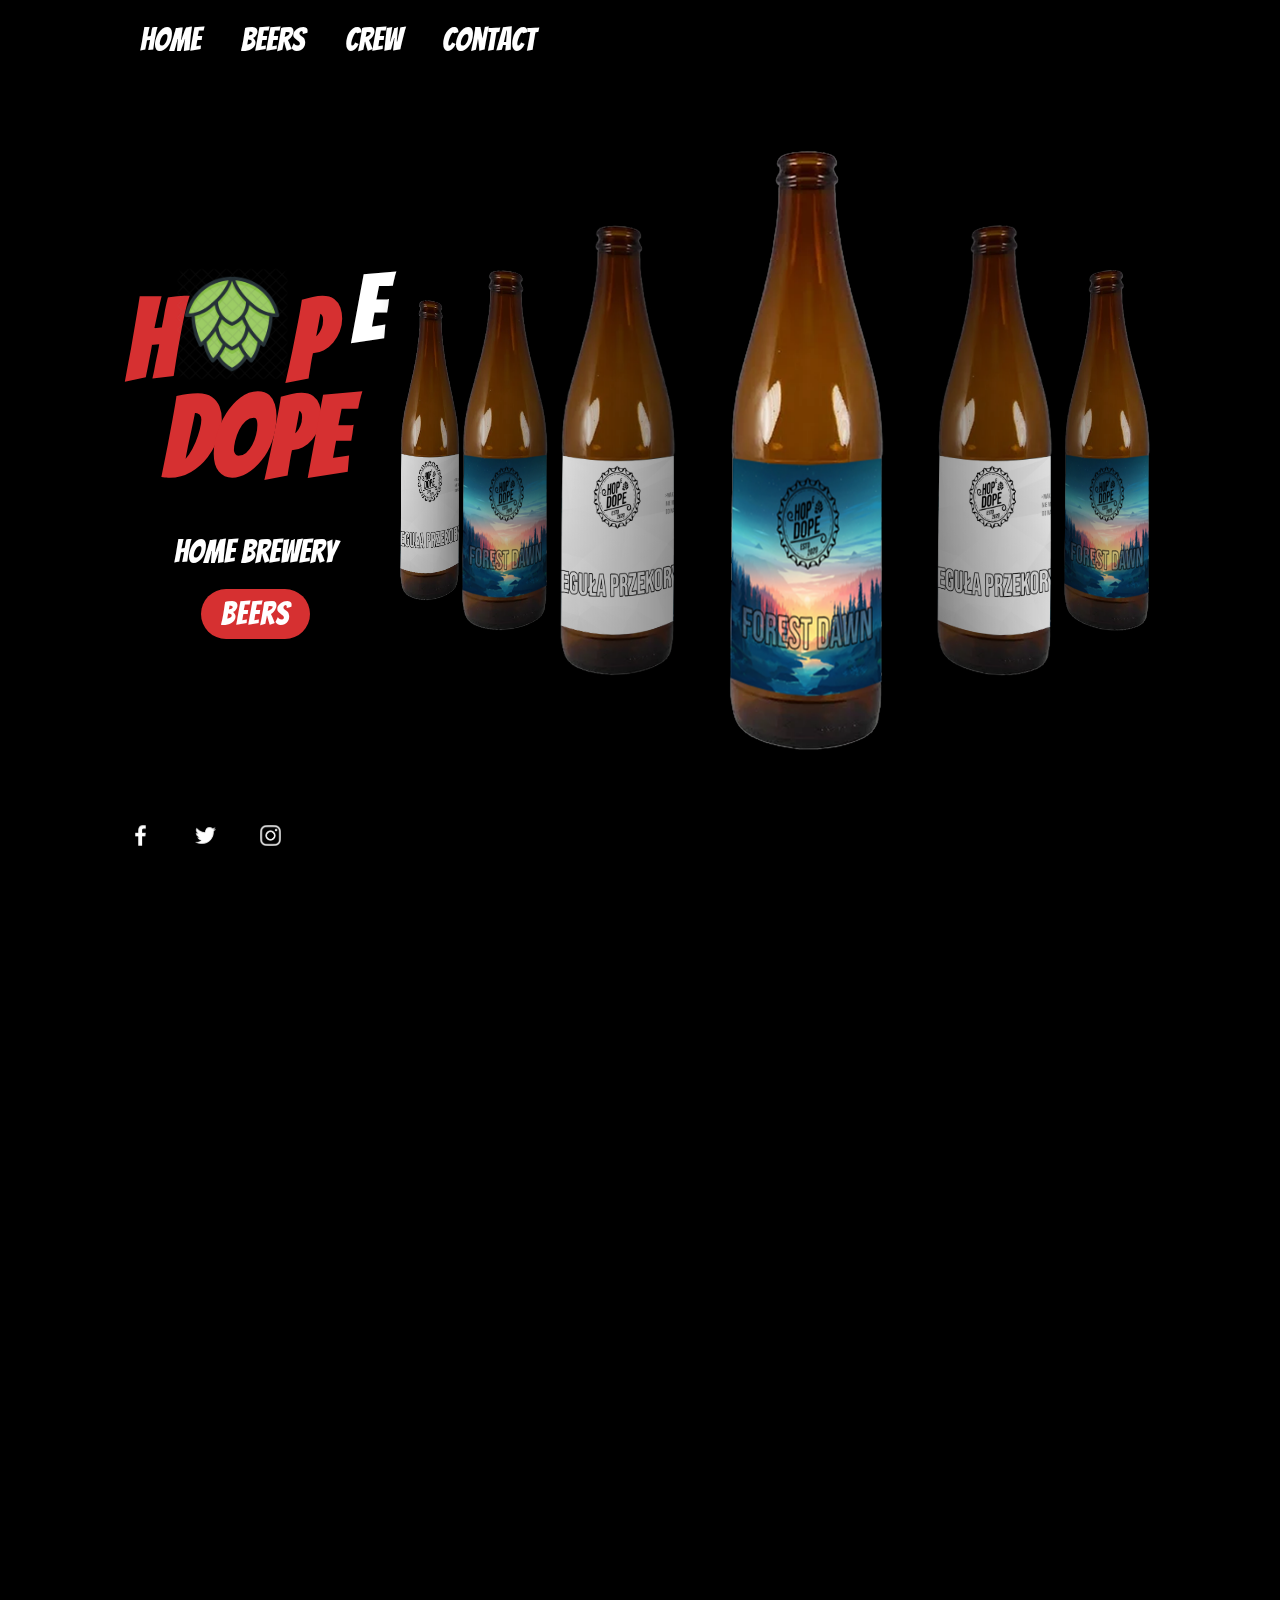
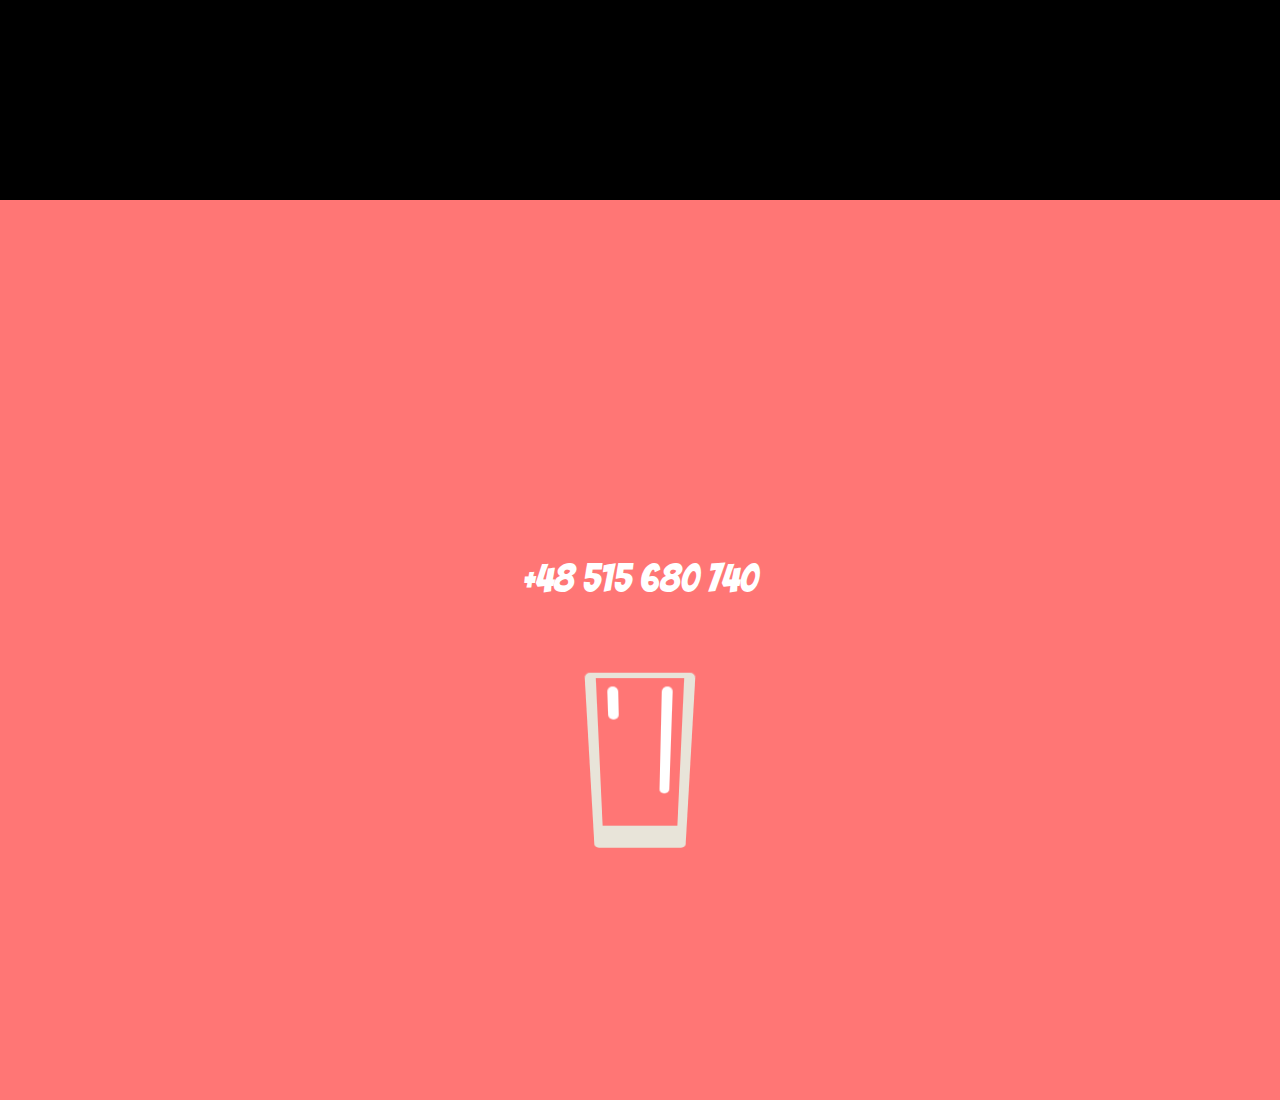
<file: index.html>
<!DOCTYPE html>
<html lang="en">
<head>
    <meta charset="UTF-8">
    <meta http-equiv="X-UA-Compatible" content="IE=edge">

    <meta name="viewport" content="width=device-width, initial-scale=1.0">

    <link rel="stylesheet" href="https://unpkg.com/swiper/swiper-bundle.min.css" />
    <link rel="stylesheet" href="styles/style.css">
    <link rel="stylesheet" href="styles/styles2.css">
    <link rel="preconnect" href="https://fonts.gstatic.com">
<link href="https://fonts.googleapis.com/css2?family=Bangers&display=swap" rel="stylesheet">
<link rel="stylesheet" href="https://unpkg.com/aos@next/dist/aos.css" />
    <title>Home Brewery</title>
</head>
<body>

    <section id="home">
        <div class="circle"></div>

        <header >
          
          
            <div class="toggle" onclick="toggleMenu()"></div>

            
            
            <ul data-aos="fade-right" class="navigation" id="navigation">
                <div class="img-wrapper">
                    <img src="./img/logomain.png"/>
                </div>
                <li><a href="#home" onclick="toggleMenu()" > Home</a></li>
                <li><a href="./beers.html" onclick="toggleMenu()"> Beers</a></li>
                <li><a href="#crew" onclick="toggleMenu()"> Crew</a></li>
                <li><a href="#contact" onclick="toggleMenu()"> Contact</a></li>
                
            </ul>
          
        </header>

        <div class="content">
            <div class="textBox">
                <h2> H<img src="img/hop3.png"/>P <sup style="color: white;">e</sup> DOPE</h2>
                <p>Home Brewery</p>
               <!--  <p class="redlabel">page under construction 👨‍🔧</p>--> 
              <!--  <p> Page under construction </p>--> 
                <a href="./beers.html">Beers</a>
            </div>

            <div class="imgBox">
                         <!-- Swiper -->
                <div class="swiper-container">
                    <div class="swiper-wrapper">
                    <div class="swiper-slide" ><img src="img/forest.png"/></div>
                    <div class="swiper-slide" ><img src="img/regułaprzekory.png"/></div>
                    <div class="swiper-slide" ><img src="img/forest.png"/></div>
                    <div class="swiper-slide" ><img src="img/regułaprzekory.png"/></div>
                    <div class="swiper-slide" ><img src="img/forest.png"/></div>
                    <div class="swiper-slide" ><img src="img/regułaprzekory.png"/></div>
                   
                    </div>
                </div>
            </div>

        </div>

   

        <ul  id="mediabar" class="mediabar" >
            <li><a href="#"><img src="img/facebook.png"></a></li>
            <li><a href="#"><img src="img/twitter.png"></a></li>
            <li><a href="#"><img src="img/instagram.png"></a></li>
        </ul>

    </section>


 
        

    <div class="crewBox" id="crew">
        <div  data-aos="fade-right" class="conture-left">
            
            <img  class="conture-left" src="img/conture6.png"/>
            <p data-aos="fade-right" class="conture-left-text">
                <a href="https://wroblewskiwojciech161.github.io/portfolio-www-technologies/">Wojciech Wróblewski</a>
            </p>
           

        </div>
       
        <div data-aos="fade-left" class="conture-right">
            
            <img   class="conture-right" src="img/conture7.png"/>
            <p  data-aos="fade-left" class="conture-right-text">
                Maks Ulikowski
            </p>

        </div>
    </div>




    <div class="contactBox" id="contact">
        <p data-aos="fade-right" >CONTACT</p>
        <p data-aos="fade-left">SOON...</p>
        <br>
        <p>+48 515 680 740</p>
        <!-- beer animation-->
        <div id="container">
            <div class="glass">
              <div class="beer"></div>
            </div>
            <div class="head"></div>
            <div class="pour"></div>
          </div>
       
    </div>


    <!--beer script-->
    <script src='https://cdnjs.cloudflare.com/ajax/libs/jquery/3.1.1/jquery.min.js'></script>

    <script src="https://unpkg.com/aos@next/dist/aos.js"></script>
    <!--slider script-->
    <script src="https://unpkg.com/swiper/swiper-bundle.min.js"></script>
    <script>
        var swiper = new Swiper('.swiper-container', {
          effect: 'coverflow',
          grabCursor: true,
          centeredSlides: true,
          slidesPerView: 'auto',
          coverflowEffect: {
            rotate: 20,
            stretch: 0,
            depth: 400,
            modifier: 1,
            slideShadows: true,
          },
          pagination: {
            el: '.swiper-pagination',
          },
          loop:true,
          autoplay:{
            delay:1800,
          },
        });


    $(function() {
    function beerRise() {
        $('.beer').addClass('fill');
        $('.head').addClass('active');
    }
    function pourBeer() {
        $('.pour').addClass('pouring');
        beerRise();
        setTimeout(function() {
        $('.pour').addClass('end');
        }, 3000);
    }
    setTimeout(function() {
        pourBeer();
    }, 3000);
    });

    function toggleMenu(){
        const menuToggle = document.querySelector('.toggle');
        const navigation = document.querySelector('.navigation');
        menuToggle.classList.toggle('active');
        navigation.classList.toggle('active');
    }


    function myFunction() {
        var x = document.getElementById("navigation");
          x.style.right = "-100%";
      }
    
      function myFunction1() {
        var x = document.getElementById("menu");
          x.style.right = "0";
      }

      AOS.init({
            delay: 50, // values from 0 to 3000, with step 50ms
            duration: 2000, // values from 0 to 3000, with step 50ms
         });
      </script>
    
</body>
</html>
</file>
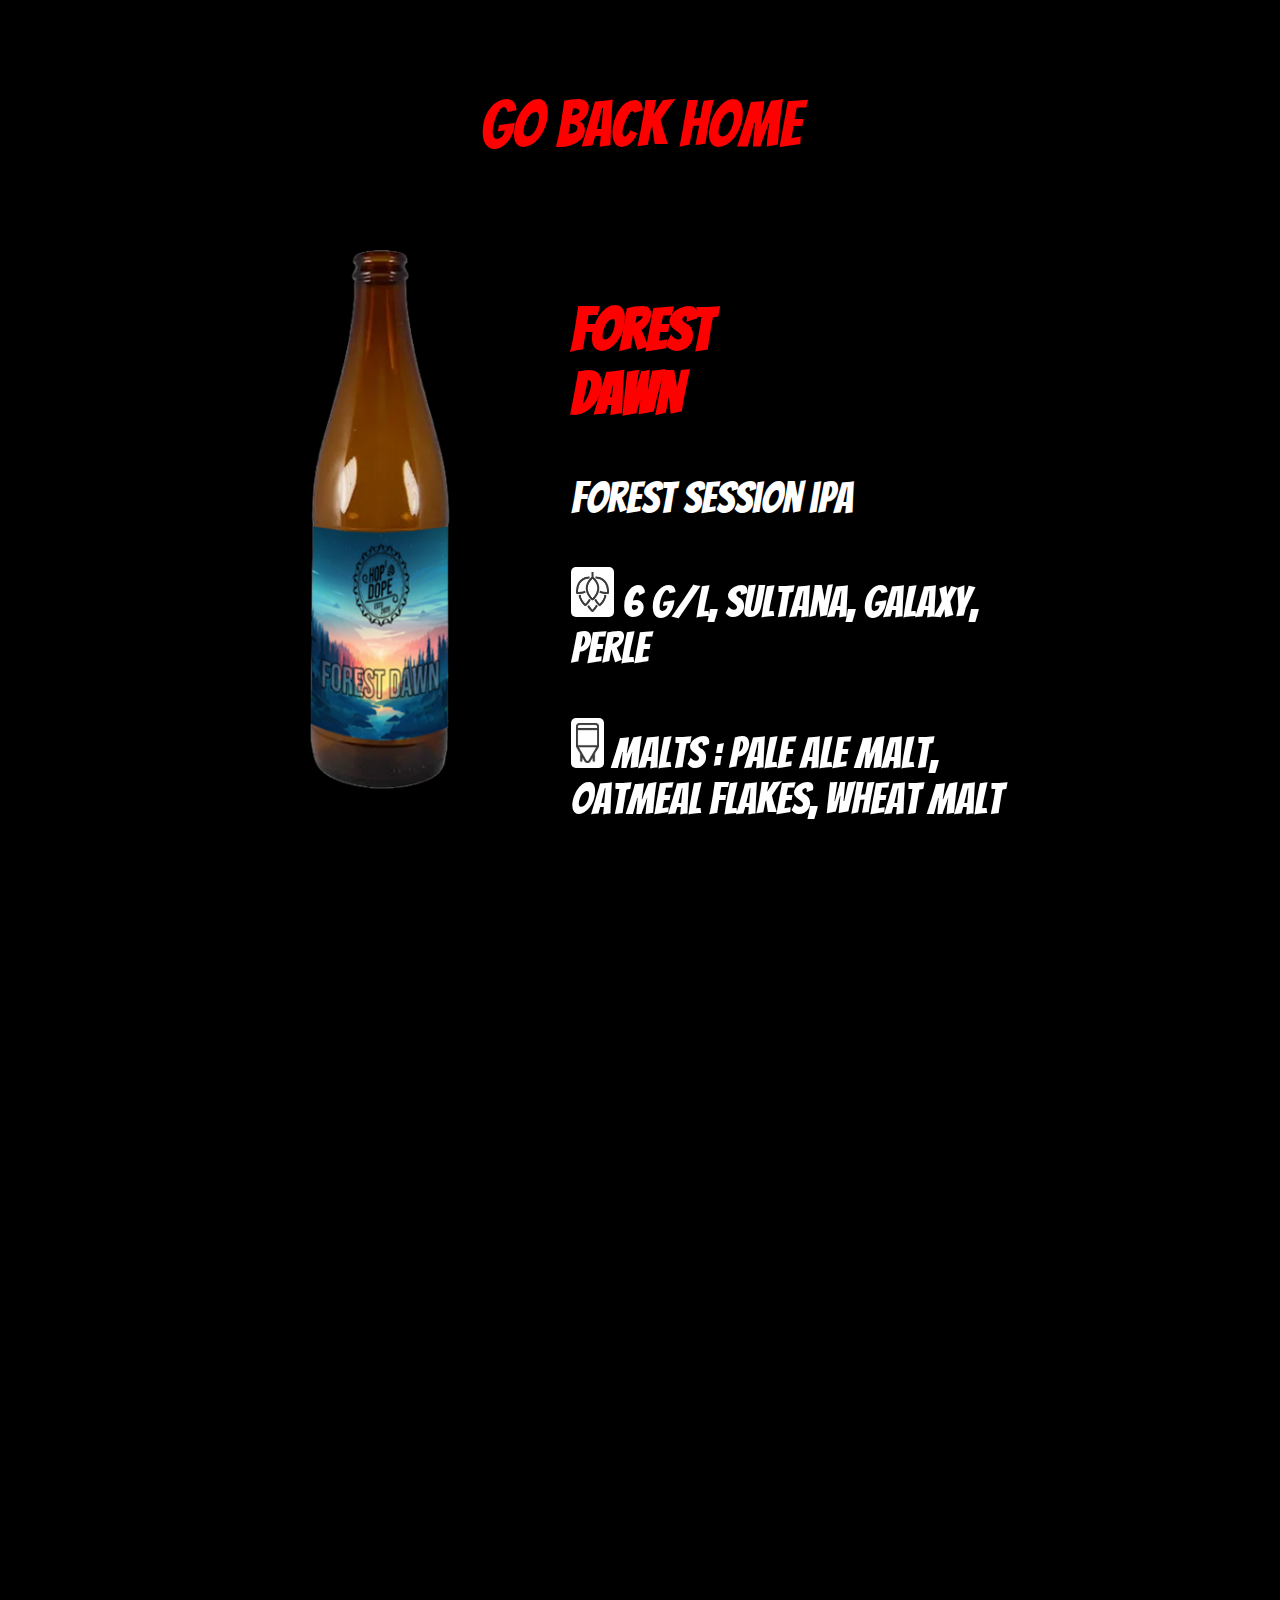
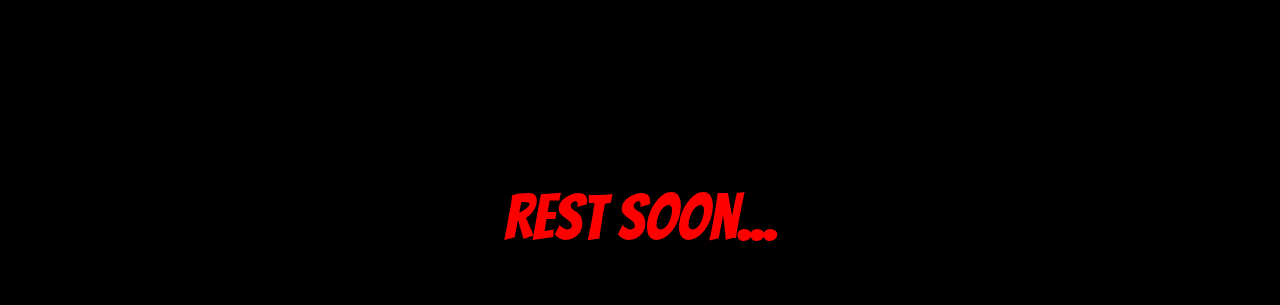
<file: beers.html>
<!DOCTYPE html>
<html lang="en">
<head>
    <meta charset="UTF-8">
    <meta http-equiv="X-UA-Compatible" content="IE=edge">
    <meta name="viewport" content="width=device-width, initial-scale=1.0">
    <link rel="stylesheet" href="styles/beerStyles.css">
    <link rel="preconnect" href="https://fonts.gstatic.com">
    <link href="https://fonts.googleapis.com/css2?family=Bangers&display=swap" rel="stylesheet">
    <link rel="stylesheet" href="https://unpkg.com/aos@next/dist/aos.css" />
    <title>HopeDope Homebrwery</title>
</head>
<body>
 





    <div class="beer-gallery">
        <a  class="back-button" href="./index.html">GO BACK HOME</a>
        <div class="card">
            <img  class="imageBox" data-aos="fade-right" src="./img/forest.png"/>
            <div  data-aos="fade-left" class="textBox">
                
                <h2>FOREST DAWN </h2>
                <p>forest session ipa</p>
                <p data-aos="fade-left"><img src="./img/hop.png"/> 6 g/l, sultana, galaxy, perle </p>
                <p data-aos="fade-left"><img src="./img/cask.png"/> malts : pale ale malt, oatmeal flakes, wheat malt </p>
                <p data-aos="fade-left"><img src="./img/cask.png"/> additional ingredients : pine shoots </p>
                <p data-aos="fade-left"><img src="./img/alcohol.png"/> ABV : 5%, BLG : 12 </p>
                <p data-aos="fade-left"><img src="./img/ibu.png"/> 40</p>
             
            </div>

        </div>
   
    </div>

    
    <div class="beer-gallery">
        
        <div class="card">
           
            <img  class="imageBox" data-aos="fade-right" src="./img/regułaprzekory.png"/>
            <div  data-aos="fade-left" class="textBox">
                <h2>REGUŁA PRZEKORY </h2>
                <p>dandelion bitter</p>
               
                <p data-aos="fade-left"><img src="./img/hop.png"/>   denali(dry hopping), saaz </p>
                <p data-aos="fade-left"><img src="./img/cask.png"/> malts : pilsner malt, munich malt, caramel  </p>
                <p data-aos="fade-left"><img src="./img/cask.png"/> additional ingredients : dandelion flakes </p>
                <p data-aos="fade-left"><img src="./img/alcohol.png"/> ABV : 7%, BLG : 16 </p>
                <p data-aos="fade-left"><img src="./img/ibu.png"/> 80</p>
             
            </div>

        </div>
        <p >rest soon...</p>

        <a   class="back-button" href="./index.html">rest soon...</a>
    </div>

    <script src="https://unpkg.com/aos@next/dist/aos.js"></script>
    <script>
         AOS.init({
            delay: 200, // values from 0 to 3000, with step 50ms
            duration: 2000, // values from 0 to 3000, with step 50ms
         });
    </script>
</body>
</html>
</file>
<file: styles/style.css>
*{
    margin: 0;
    padding: 0;
    box-sizing: border-box;
    scroll-behavior: smooth;
    font-family: 'Bangers', cursive;
    
}

section{
    position: relative;
    width: 100%;
    height: 100vh;
    padding: 100px;
    display: flex;
    justify-content: space-between;
    align-items: center;
    background: #161616;
}

section .circle {
    position: absolute;
    top : 0;
    left: 0;
    width: 100%;
    height: 100%;
    background: black;
   
}

header{
    position: absolute;
    top:0;
    left: 0;
    width: 100%;
    padding: 40px 100px;
    display: flex;
    justify-content: space-between;
    align-items: center;


}
header a .logo{
    position: relative;
   width: 500px;

}
header .navigation{
    position: fixed;
    display: flex;
}
header .navigation li{
    list-style: none;
}
header .navigation li a{
    display: inline-block;
    color: #fff;
    font-weight: #fff;
    text-decoration: none;
    font-size: 2rem;
    margin-left: 40px;

}
header .navigation li a:hover{
  color: #d63031;

}
header .navigation .img-wrapper {
   display: none;
   
}

.card .textBox{
    margin-right: 100px;
}

.content {
    position: relative;
    width: 100%;
    display: flex;
    justify-content: space-between;
    align-items: center;
}
.content .textBox{
   text-align: center;
   position: center;
   max-width: 600px;
   margin-right: 20px;
}

.content .textBox h2 {
   
    color: #d63031;
    font-size: 7rem;
    margin-bottom: 50px;
    line-height: 6rem;

}
.content .textBox h2 img{
   
    margin-right: 0;
    height: 7rem;
    line-height: 6rem;

}
.content .textBox p {
    color: #fff;
    font-size: 2rem;

}
.content .textBox .redlabel {
    color: #d63031;
    font-size: 1.5rem;
   
    
}
.content .textBox a {
     display: inline-block;
     margin-top: 20px;
     padding: 8px 20px;
     background: #d63031;
     color: #fff;
     border-radius: 40px; 
     font-weight: 500;
     font-size: 2rem;
     letter-spacing: 1px;
     text-decoration: none;  
    
}
 .beersBox , .contactBox{
    display: flex;
    height: 100vh;
    width: 100%;
    justify-content: center;
    align-items: center;
    color: white;
    font-size: 40px;
    flex-direction: column;
}
.crewBox{
    background: black;
    display: flex;
    height: 100vh;
    width: 100%;
    justify-content: center;
    align-items: center;
    color: white;
    font-size: 40px;
    flex-direction: row;
    overflow: hidden;
    column-gap: 5vw;
  
 
  
    
}
.crewBox .conture-left{
    padding-top: 5%;
    background: #d63031;
    font-size: 3.3rem;
    width: 40vw;
    height: 70%;
    display: flex;
    flex-direction: row;
    text-decoration: none;
    border-radius: 10%;
  
    
    
}
.crewBox .conture-left p{
    width: 20vw;
   
}
.crewBox .conture-left p a{
    text-decoration: none;
    color: white;
}

.crewBox .conture-left img{
    width: 20vw;
    height: 80%;
}

.crewBox .conture-right{
    padding-top: 5%;
    background: #fdcb6e;
    font-size: 3.3rem;
    width: 40vw;
    height: 70%;
    display: flex;
    flex-direction: row;

  
    border-radius: 10%;
  
  

    
}
.crewBox .conture-right p{
    width: 20vw;
 
    
}
.crewBox .conture-right img{
    background: transparent;
    transform: scaleX(-1);
    width: 20vw;
    height: 80%;
}

.beersBox{
    background: rgb(22, 22, 22);
}
.contactBox{
    background:#ff7675;
}
.beersBox img{
    height: 50%;
    width: auto;
}
/*media bar styles */
.mediabar{
    position: absolute;
    bottom: 40px;
    left: 100px;
    display: flex;
    justify-content: center;
    align-items: center;
}

.mediabar li{
    list-style: none;
}
.mediabar li a{
    display: inline-block;
    margin-left:15px ;
    background: black;
    width: 50px;
    height: 50px;
    display: flex;
    justify-content: center;
    align-items: center;
    border-radius: 50%;
    transition: 0.2s ease-in-out;

}
.mediabar li a:hover{
    background: #e51e2a;
    transform: translateY(-10px);
}

.mediabar li a img{
   filter: invert(1);
   transform: scale(0.5);
}



/*slider*/
.swiper-container {
   
    width: 100%;
    padding-top: 50px;
    padding-bottom: 50px;
  }

  .swiper-slide {
      
    background-position: center;
    background-size: cover;
    width: 250px;
    height: 600px;
    display: flex;
    justify-content:center ;

  }


  .content .imgBox{
      width: 750px;
      display: flex;
      justify-content: flex-end;

  }

  .content .imgBox img{ 
    max-width: 300px;

}

.swiper-slide img{
    position: absolute;
    bottom: 0;
    max-height: 100%;
}

.swiper-container-3d .swiper-slide-shadow-left,
.swiper-container-3d .swiper-slide-shadow-right{
    background-image: none;

}


/* mobile version */
@media (max-width: 765px){
    header{
        
        padding: 50px;
       
    }
    section {
        padding: 150px 40px;
        height: 100vh;
    }
    .media{
        left: 40px;
    }
    .content {
        flex-direction: column;
        
    }
    .content .textBox,.content .imgBox {
        max-width: 100%;
        
    }

.crewBox{
    background: black;
    display: flex;
    overflow: hidden;
    justify-content: center;
    align-items: center;
    color: white;
    font-size: 40px;
    flex-direction: column;
  
    
}
.crewBox .conture-left{
    width: 100vw;
    max-width: 100vw;
    background: #fdcb6e;
    display: flex;
    flex-direction: column;
    border-radius: 0;
    
    
}
.crewBox .conture-left p{
   font-size: 2rem;
   margin-left: 50vw;
    
}
.crewBox .conture-left img{
   width: 70%;
   height: 35vh;
}

.crewBox .conture-right{
   
    width: 100vw;
    max-width: 100vw;
    background: #d63031;
    display: flex;
    flex-direction: column;
    border-radius: 0;
    flex-direction: row-reverse;
   

    
}
.crewBox .conture-right p{
    font-size: 2rem;
    margin-left: 50vw;
    
}
.crewBox .conture-right img{
    width: 70%;
    height: 35vh;
    transform: scaleX(1);
   
}

    
     .content .textBox h2 {
         color: #d63031;
         font-size: 3rem;
        
         margin-bottom: 20px;
         
     
     }

     .content .textBox h2 img{
   
        margin-right: 0;
        height: 3.5rem;
       
    
    }
    
     .content .textBox p {
         color: #fff;
         font-size: 13px;
        
         
     }
     .content .textBox .redlabel {
        color: #d63031;
        font-size: 18px;
       
        
    }
     .content .textBox a {
        display: none;
       
   }



    .swiper-slide{
        background-position: center;
        background-size: cover;
        width: 180px;
        height: 300px;
        display: flex;
        justify-content: center;
    }
    header .navigation{
        display: none;
    }

     .beersBox , .contactBox{
        display: flex;
        height: 100vh;
        width: 100%;
        justify-content: center;
        align-items: center;
        color: white;
        font-size: 40px;
        
    }
    section .circle {
        position: absolute;
        top : 0;
        left: 0;
        width: 100%;
        height: 100%;
        background: black;
       
       
    }
    header .navigation.active{
        position: fixed;
        top: 0;
        left: 0;
        width: 100%;
        height: 100%;
        background:#d63c46;
        display: flex;
        flex-direction: column;
        justify-content: center;
        align-items: center;
        z-index: 10;
        clip-path: polygon(20% 0%,83% 0%,100% 46%,100% 81%,100% 100%,15% 100%,0% 60%,0% 0%);
    }
    header .navigation li a{
        margin: 20px 0;
        font-size: 2rem;
        font-weight: 300;
    }

    header .navigation .img-wrapper {
        display: grid;
        width: 10rem;
        height: 10rem;
    }
    header .navigation .img-wrapper img{
        height: 100%;
        width: 100%;
       
    }
    .toggle{
        
        position: fixed;
        margin-top: 5vh;
     
        right :20px;
        width: 30px;
        height: 30px;
        background-size: 30px;
        background: url("../img/menu.png");
        background-repeat: no-repeat;
        background-position: center;
        cursor: pointer;
        z-index: 10000;
    }
    .toggle.active{
        margin-top: 5vh;
        right :20px;
        background-size: 30px;
        background: url("../img/close.png");
        background-repeat: no-repeat;
        background-position: center;
    }


    /* media bars  medium devices */
    .mediabar{
        position: absolute;
        bottom: 50px;
        left: 20px;
        display: flex;
        justify-content: center;
        align-items: center;
    }
    
    .mediabar li{
        list-style: none;
    }
    .mediabar li a{
        display: inline-block;
        margin-left:15px ;
        background: black;
        width: 30px;
        height: 30px;
        display: flex;
        justify-content: center;
        align-items: center;
        border-radius: 50%;
        transition: 0.2s ease-in-out;
    
    }
    .mediabar li a:hover{
        background: #e51e2a;
        transform: translateY(-10px);
    }
    
    .mediabar li a img{
       filter: invert(1);
       transform: scale(0.5);
    }
}




@media (max-width: 325px){

    .toggle{
        
        position: fixed;
        margin-top: 50px;
        width: 30px;
        height: 30px;
        background-size: 30px;
        background: url("../img/menu.png");
        background-repeat: no-repeat;
        background-position: center;
        cursor: pointer;
        z-index: 10000;
    }
    .toggle.active{
        margin-top: 50px;
        background-size: 30px;
        background: url("../img/close.png");
        background-repeat: no-repeat;
        background-position: center;
    }

    .content .textBox h2 {
        color: #d63031;
        font-size: 2.5rem;
       
        margin-bottom: 20px;
        
    
    }
    .content .textBox h2 img{
   
        margin-right: 0;
        height: 2.5rem;
        
    
    }
   
    .content .textBox p {
        color: #fff;
        font-size: 20px;
       
        
    }





    .swiper-container {
   
        width: 100vw;
        padding-top: 50px;
        padding-bottom: 50px;
      }
    
      .swiper-slide{
        background-position: center;
        background-size: cover;
        width: 150px;
        height: 200px;
        display: flex;
        justify-content: center;
    }

    .mediabar{
        position: absolute;
        bottom: 25px;
        left: 20px;
        display: flex;
        justify-content: center;
        align-items: center;
    }
    

    .crewBox{
        background: black;
        display: flex;
        height: 100vh;
        width: 100%;
        justify-content: center;
        align-items: center;
        color: white;
        font-size: 40px;
        flex-direction: column;
      
        
    }
    .crewBox .conture-left{
        
        background: #d63031;
        font-size: 1.5rem;
        width: 100%;
        height: 70%;
        display: flex;
        flex-direction: column;
        justify-content: flex-end;
        border-radius: 0;
        
        
    }
    .crewBox .conture-left p{
        margin-left: 40vw;
    
        font-size: 2rem;
        bottom: 0;
        
    }
    .crewBox .conture-left img{
        width: 50%;
        height: 80%;
    }
    
    .crewBox .conture-right{
        
        
        background: #fdcb6e;
        font-size: 1.5rem;
        width: 100%;
        height: 70%;
        display: flex;
        flex-direction: row-reverse;
        text-align: right;
        border-radius: 0;
        
    
        
    }
    .crewBox .conture-right p{
        justify-content: flex-end;
        margin-left: 40vw;
        font-size: 2rem;
        bottom: 0;
        
    }
    .crewBox .conture-right img{
        margin-top: 10vh;
        width: 50%;
        height: 80%;
        
    }

}
</file>
<file: styles/styles2.css>
/*Downloaded from https://www.codeseek.co/alanizdesign/css-animation-of-a-beer-pour-ygwxwz */
body {
	background: #68a0b7;
  }
  #container {
	width: 100px;
	height: 200px;
	margin: 0 auto;
	position: relative;
	margin-top: 70px;
  }
  #container .beer {
	width: 100%;
	height: 100%;
	position: absolute;
	background: #fac92c;
	bottom: 0;
	height: 0;
	transition: 1500ms ease-in;
  }
  #container .beer.fill {
	height: 100%;
  }
  #container .beer:after {
	content: '';
	position: absolute;
	width: 50%;
	height: 100%;
	background: #ea9602;
	right: 0;
  }
  #container .glass {
	position: absolute;
	width: 100%;
	height: 100%;
	border: solid 10px #e8e4d9;
	border-top: solid 5px #e8e4d9;
	border-bottom: solid 30px #e8e4d9;
	border-radius: 5px;
	transform: perspective(500px) rotateX(-30deg);
  }
  #container .glass:before,
  #container .glass:after {
	content: '';
	position: absolute;
	border-radius: 10px;
	background: #fff;
	width: 10px;
  }
  #container .glass:before {
	height: 20%;
	left: 10px;
	top: 5%;
	z-index: 1;
  }
  #container .glass:after {
	height: 70%;
	right: 10px;
	top: 5%;
  }
  #container .head {
	position: absolute;
	width: 60%;
	height: 60px;
	background: #fff;
	bottom: -5px;
	left: 5px;
	border-radius: 50%;
	z-index: -1;
	transition: 1600ms ease-in;
  }
  #container .head.active {
	bottom: 82%;
  }
  #container .head:before,
  #container .head:after {
	content: '';
	position: absolute;
	background: #fff;
	border-radius: 50%;
  }
  #container .head:before {
	width: 30px;
	height: 30px;
	left: 50px;
	top: 15px;
  }
  #container .head:after {
	width: 40px;
	height: 40px;
	left: 67px;
	top: 9px;
  }
  #container .pour {
	position: absolute;
	width: 20px;
	height: 200%;
	background: #fac92c;
	border-radius: 20px;
	left: 10px;
	z-index: -1;
	bottom: 150%;
	transition: 300ms ease-in;
  }
  #container .pour.pouring {
	bottom: 0%;
  }
  #container .pour.end {
	height: 0;
  }
</file>
<file: styles/beerStyles.css>
*{
    background-color: black;
}
.beer-gallery{
    margin-top: 10vh;
    background: black;
    display: flex;
    flex-direction: column;
    justify-content: center;
    align-items: center;
    font-family: 'Bangers', cursive;
    overflow: hidden;
    
    
}

.beer-gallery .card{
    
    display: flex;
    flex-direction: row;
    height: 70vh;
    background: black;
    margin-top: 5vh;
    margin-bottom: 5vh;
    margin-left: 5vh;
   
}

.beer-gallery .card .textBox{
    color: white;
    background: black;
    padding-left: 5px;
    padding-right: 5px;
    margin-left: 5vw;
    max-width: 35vw;
    
}

.beer-gallery .card .imageBox{
    height: 60vh;
    
}

/*small size screen */
.beer-gallery .card .textBox h2{
    font-size: 1.7rem;
    line-height: 2rem;
    color: red;
    max-width: 40%;
    
}
.beer-gallery .card  p{
    color: white;
    font-size: 1.1rem;
    
}

.beer-gallery .card .textBox p{
    font-size: 1.1rem;
    padding-bottom: 2vh;
    
}

.beer-gallery .card .textBox p img{
    padding: 5px 5px 5px 5px;
    height: 15px;
    width: 15px;
    background-color: white;
    border-radius: 5px;
}

.beer-gallery .card img{
    height: 100%;
   
 
}
.back-button{
    text-decoration: none;
    color: red;
    font-family: 'Bangers', cursive;
    font-size: 2rem;
    background: black;
    border-radius: 6px;
    padding-left: 20px;
    padding-right: 20px;
    margin-bottom: 5vh;
}
.back-button:hover{
    background: white;
}



/* ;arger screens */
@media (min-width: 500px){

    .beer-gallery .card .textBox{
        color: white;
        background: black;
        padding-left: 10px;
        padding-right: 10px;
        
        margin-left : 100px;
        
    }
    .beer-gallery .card .imageBox{
        height: 60vh;
        
    }

    .beer-gallery .card .textBox h2{
        font-size: 3.7rem;
        line-height: 4rem;
        
    }
    
    
    .beer-gallery .card .textBox p{
        font-size: 2.7rem;
        padding-bottom:3px ;
        
    }

    .beer-gallery .card .textBox p img{
        height: 40px;
        width: auto;
        
    }
    .back-button{
        text-decoration: none;
        color: red;
        font-family: 'Bangers', cursive;
        font-size: 4rem;
        background: black;
        border-radius: 6px;
        padding-left: 20px;
        padding-right: 20px;
        margin-bottom: 5vh;
    }
    .back-button:hover{
        background: white;
    }


}
</file>
